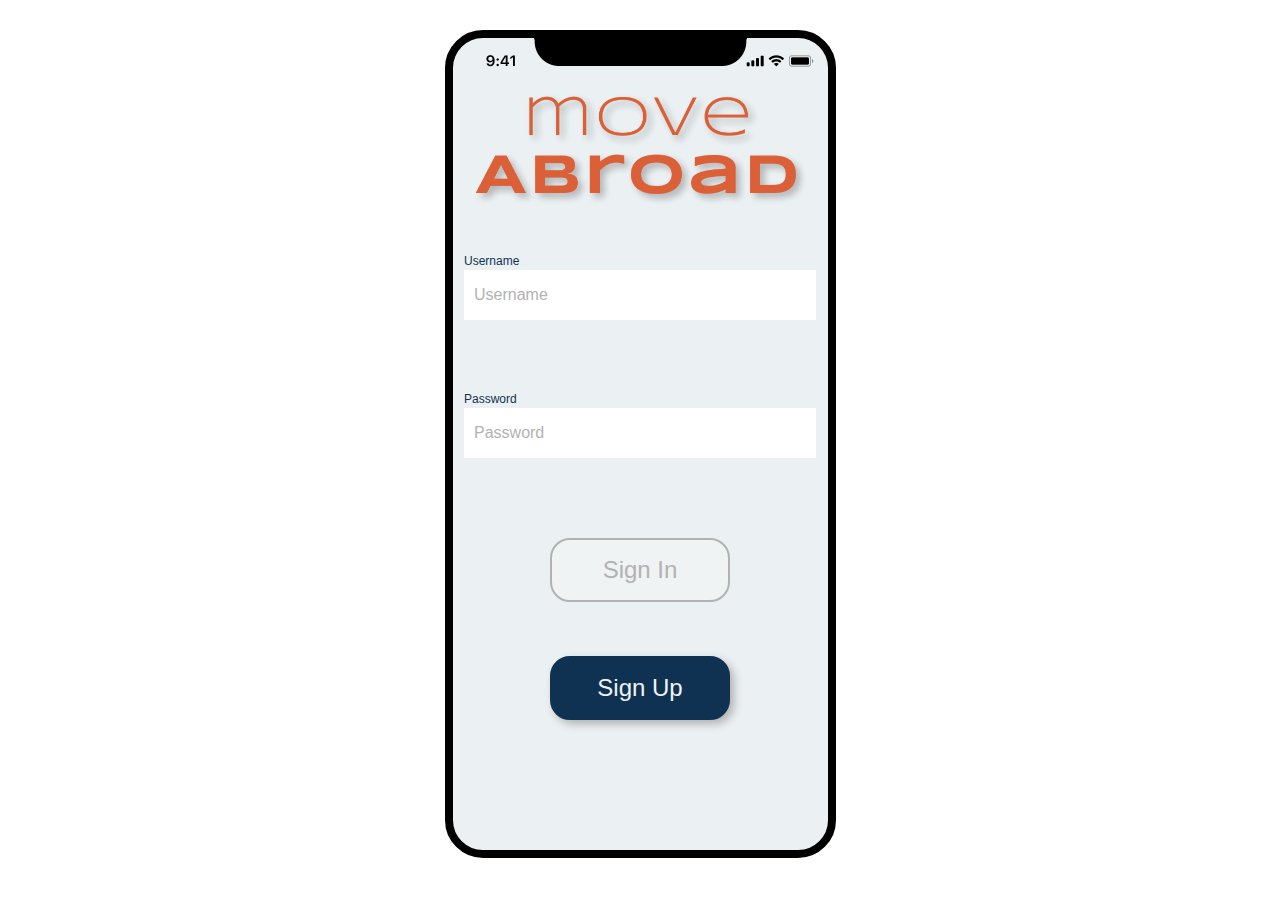
<file: index.html>
<!DOCTYPE html>
<html>
   <head>
      <title>Move Abroad Prototype</title>
     <meta name="viewport" content="width=device-width, initial-scale=1">
     <link href="CSS/index.css" rel="stylesheet" type="text/css">
  <!-- Global site tag (gtag.js) - Google Analytics -->
<script async src="https://www.googletagmanager.com/gtag/js?id=G-SYDQHNZ9T2"></script>
<script>
  window.dataLayer = window.dataLayer || [];
  function gtag(){dataLayer.push(arguments);}
  gtag('js', new Date());

  gtag('config', 'G-SYDQHNZ9T2');
</script>
    </head>  
   <body>
    
     <!-- logo  -->
     <section class="logoContainer">
      <img class="notch" src="images/iPhone_top.png">
     <img class="logo" src="images/move Abroad.png">
     </section>

   
      <!-- form fields  -->
      <section class="formsContainer">
      <div class="formUnit">
         <div class="formLabel">
         <p>Username</p>
        </div>
        <a href="signIn_content.html"class="formField">
         <p>Username</p>
        </a>
      </div>

      <div class="formUnit">
        <div class="formLabel">
        <p>Password</p>
       </div>
       <a href="signIn_content.html"class="formField">
        <p>Password</p>
       </a>
     </div>
     <button  class="inactiveGhostBtn">Sign In</button>
    </section>
      <!-- buttons  -->
      
     

      <button class="signUpButton buttonAbsoluteBottom"><a href="onboarding1.html">Sign Up</a></button>
   
     
</body>
</html>
</file>
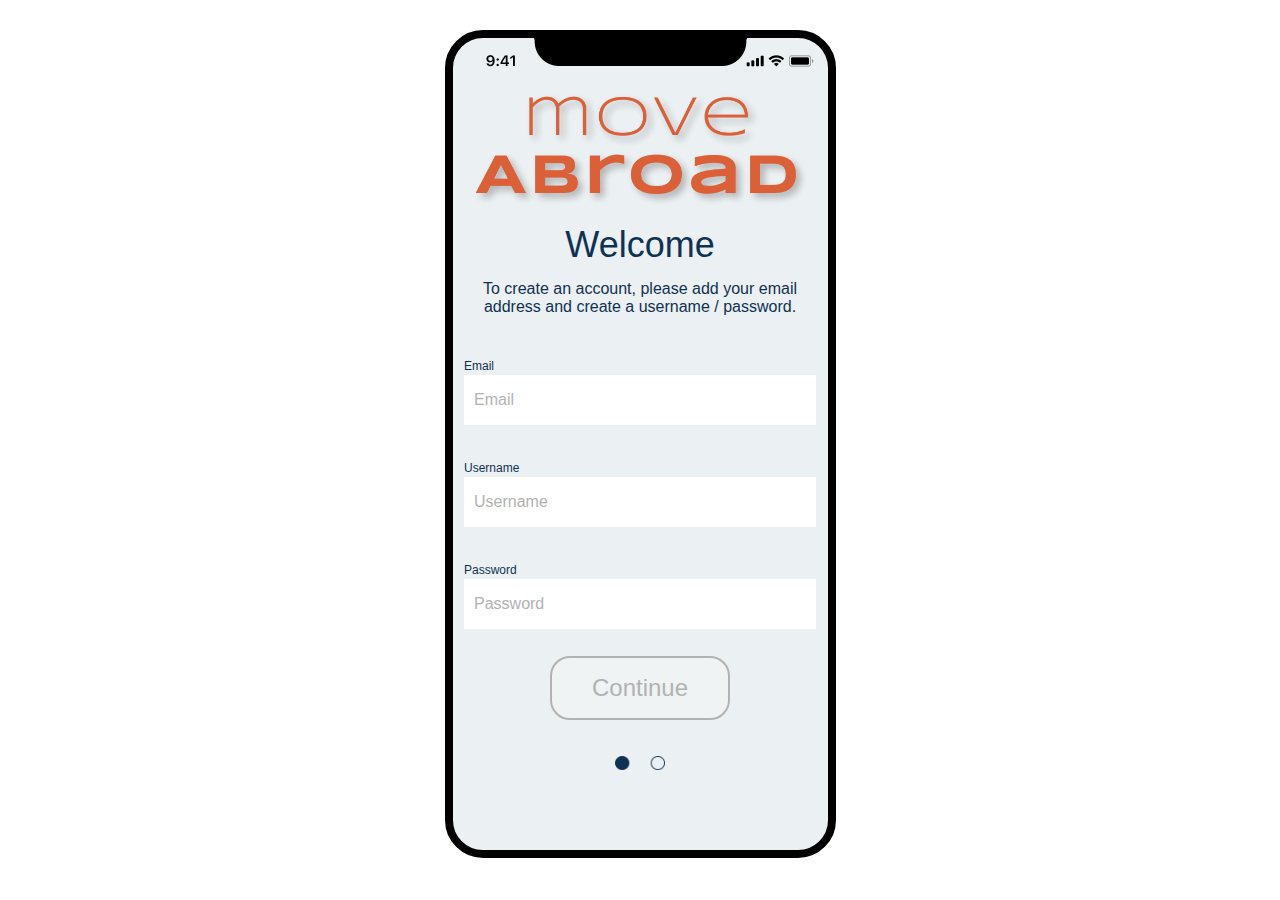
<file: onboarding1.html>
<!DOCTYPE html>
<html>
   <head>
      <title>Move Abroad Prototype</title>
     <meta name="viewport" content="width=device-width, initial-scale=1">
     <link href="CSS/index.css" rel="stylesheet" type="text/css">
  <!-- Global site tag (gtag.js) - Google Analytics -->
<script async src="https://www.googletagmanager.com/gtag/js?id=G-SYDQHNZ9T2"></script>
<script>
  window.dataLayer = window.dataLayer || [];
  function gtag(){dataLayer.push(arguments);}
  gtag('js', new Date());

  gtag('config', 'G-SYDQHNZ9T2');
</script>
    </head>  
   <body>
     <!-- logo  -->
     <section class="logoContainer">
      <img class="notch" src="images/iPhone_top.png">
     <img class="logo" src="images/move Abroad.png">
     </section>

     <section class="formsContainer">
       <!-- copy  -->
       <h2>Welcome</h2>
       <p class="centeredBodyCopy">To create an account, please add your email address and create a username / password.</p>

      <!-- form fields  -->
      <div class="formUnit">
        <div class="formLabel">
        <p>Email</p>
       </div>
       <a href="onboarding1Wcontent.html"class="formField">
        <p>Email</p>
       </a>
     </div>

     <div class="formUnit">
        <div class="formLabel">
        <p>Username</p>
       </div>
       <a href="onboarding1Wcontent.html"class="formField">
        <p>Username</p>
       </a>
     </div>

     <div class="formUnit">
        <div class="formLabel">
        <p>Password</p>
       </div>
       <a href="onboarding1Wcontent.html"class="formField">
        <p>Password</p>
       </a>
     </div>
    </section>
      <!-- buttons  -->
      <button  class="inactiveGhostBtn buttonAbsoluteBottom">Continue</button>

      
     <img class="progressDots" src="images/progress_1.png">
      
   
     
</body>
</html>
</file>
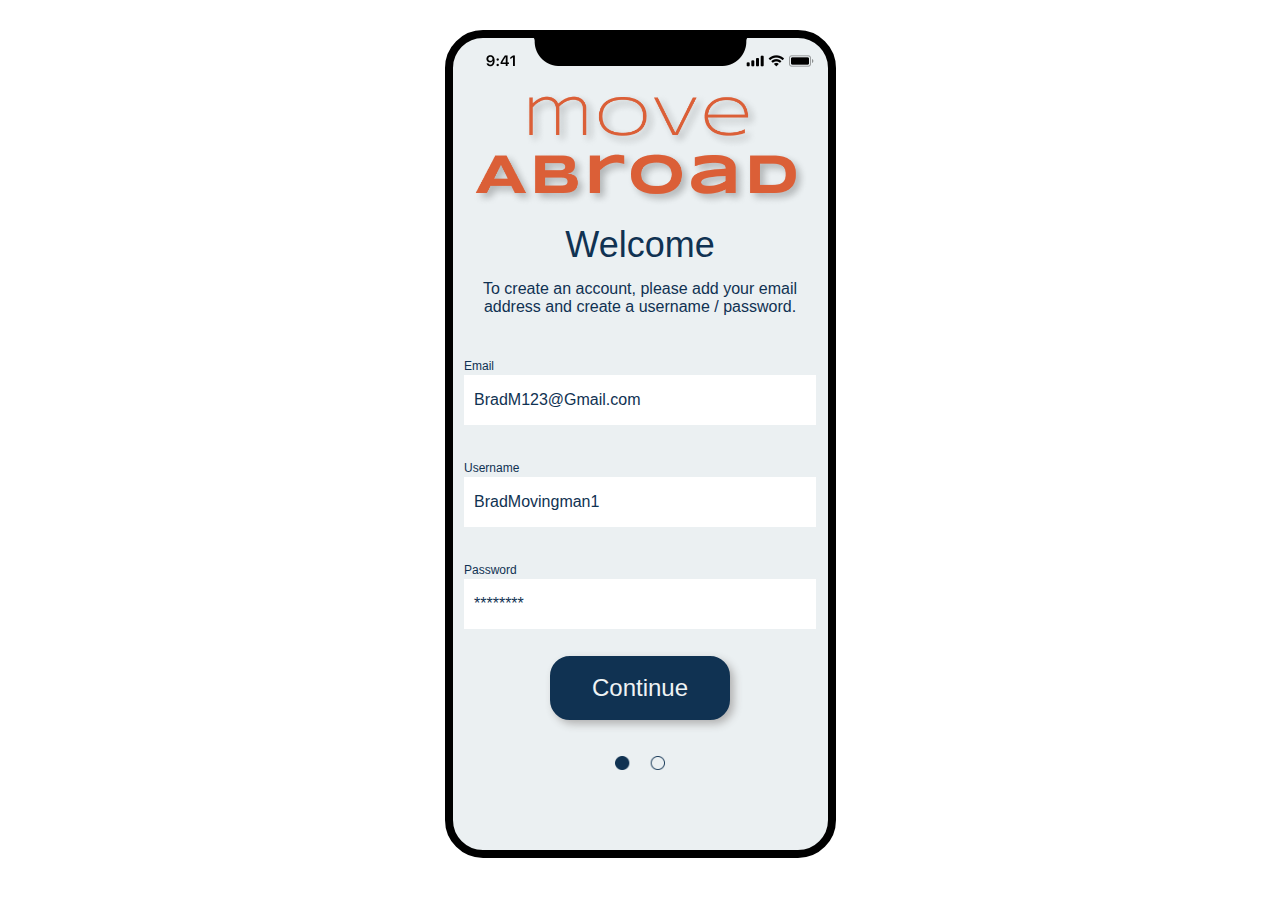
<file: onboarding1Wcontent.html>
<!DOCTYPE html>
<html>
   <head>
      <title>Move Abroad Prototype</title>
     <meta name="viewport" content="width=device-width, initial-scale=1">
     <link href="CSS/index.css" rel="stylesheet" type="text/css">
  <!-- Global site tag (gtag.js) - Google Analytics -->
<script async src="https://www.googletagmanager.com/gtag/js?id=G-SYDQHNZ9T2"></script>
<script>
  window.dataLayer = window.dataLayer || [];
  function gtag(){dataLayer.push(arguments);}
  gtag('js', new Date());

  gtag('config', 'G-SYDQHNZ9T2');
</script>
    </head>  
   <body>
     <!-- logo  -->
     <section class="logoContainer">
      <img class="notch" src="images/iPhone_top.png">
     <img class="logo" src="images/move Abroad.png">
     </section>

     <section class="formsContainer">
       <!-- copy  -->
       <h2>Welcome</h2>
       <p class="centeredBodyCopy">To create an account, please add your email address and create a username / password.</p>

      <!-- form fields  -->
      <div class="formUnit">
        <div class="formLabel">
        <p>Email</p>
       </div>
       <a href=""class="formFieldWcontent">
        <p>BradM123@Gmail.com</p>
       </a>
     </div>

     <div class="formUnit">
        <div class="formLabel">
        <p>Username</p>
       </div>
       <a href=""class="formFieldWcontent">
        <p>BradMovingman1</p>
       </a>
     </div>

     <div class="formUnit">
        <div class="formLabel">
        <p>Password</p>
       </div>
       <a href=""class="formFieldWcontent">
        <p>********</p>
       </a>
     </div>
    </section>
      <!-- buttons  -->
      <button class="signUpButton buttonAbsoluteBottom"><a href="onboarding2.html">Continue</a></button>

      
     <img class="progressDots" src="images/progress_1.png">
     

    
</body>
</html>
</file>
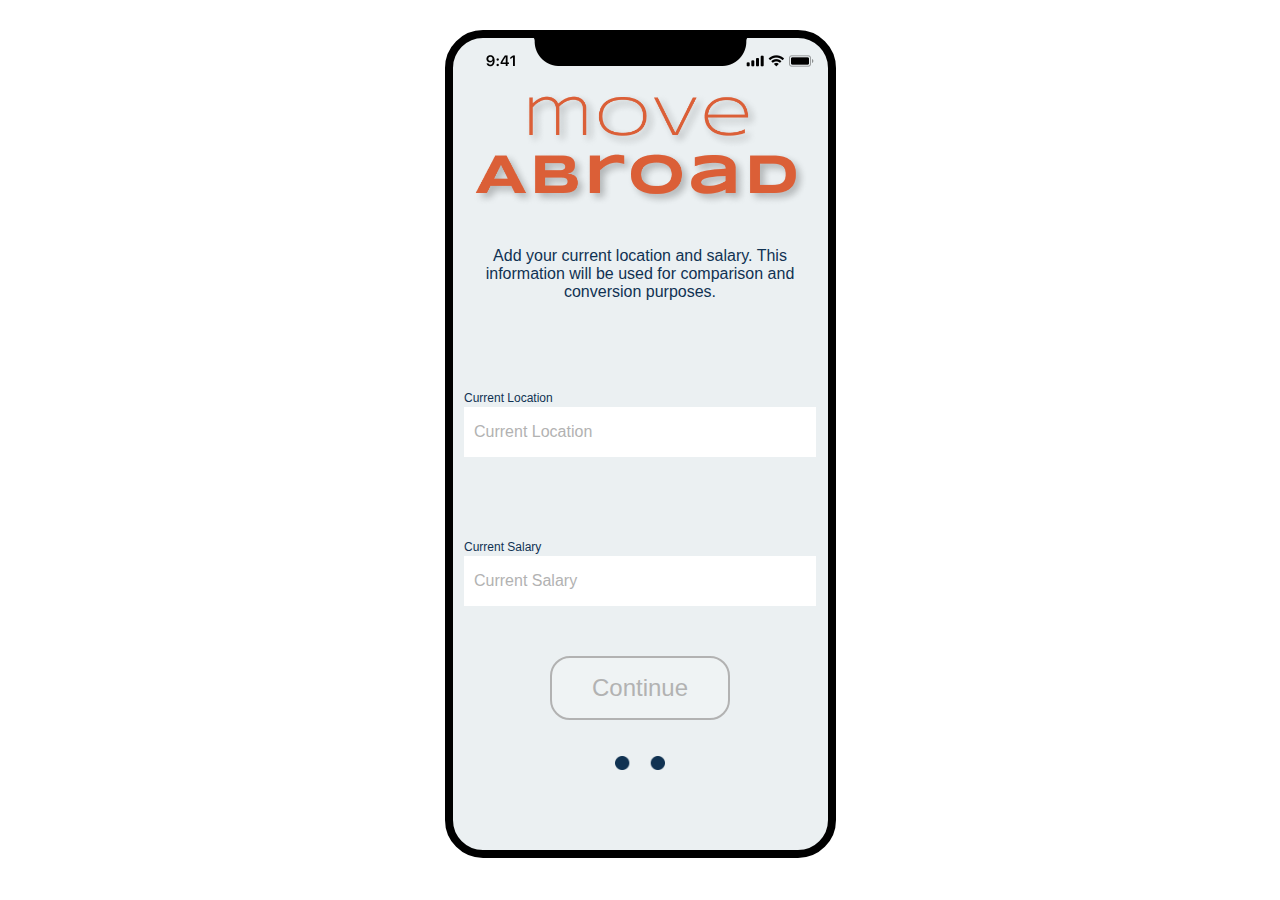
<file: onboarding2.html>
<!DOCTYPE html>
<html>
   <head>
      <title>Move Abroad Prototype</title>
     <meta name="viewport" content="width=device-width, initial-scale=1">
     <link href="CSS/index.css" rel="stylesheet" type="text/css">
   <!-- Global site tag (gtag.js) - Google Analytics -->
<script async src="https://www.googletagmanager.com/gtag/js?id=G-SYDQHNZ9T2"></script>
<script>
  window.dataLayer = window.dataLayer || [];
  function gtag(){dataLayer.push(arguments);}
  gtag('js', new Date());

  gtag('config', 'G-SYDQHNZ9T2');
</script>
    </head>  
   <body>
     <!-- logo  -->
     <section class="logoContainer">
      <img class="notch" src="images/iPhone_top.png">
     <img class="logo" src="images/move Abroad.png">
     </section>

     <section class="formsContainer">
       <!-- copy  -->
       
       <p class="centeredBodyCopy">Add your current location and salary. This information will be used for comparison and conversion purposes.</p>

      <!-- form fields  -->
      <div class="formUnit">
        <div class="formLabel">
        <p>Current Location</p>
       </div>
       <a href="onboarding2Wcontent.html"class="formField">
        <p>Current Location</p>
       </a>
     </div>

     <div class="formUnit">
        <div class="formLabel">
        <p>Current Salary</p>
       </div>
       <a href="onboarding2Wcontent.html"class="formField">
        <p>Current Salary</p>
       </a>
     </div>

    </section>

      <!-- buttons  -->
      <button  class="inactiveGhostBtn buttonAbsoluteBottom">Continue</button>

     
     <img class="progressDots" src="images/progress_2.png">
      

     
</body>
</html>
</file>
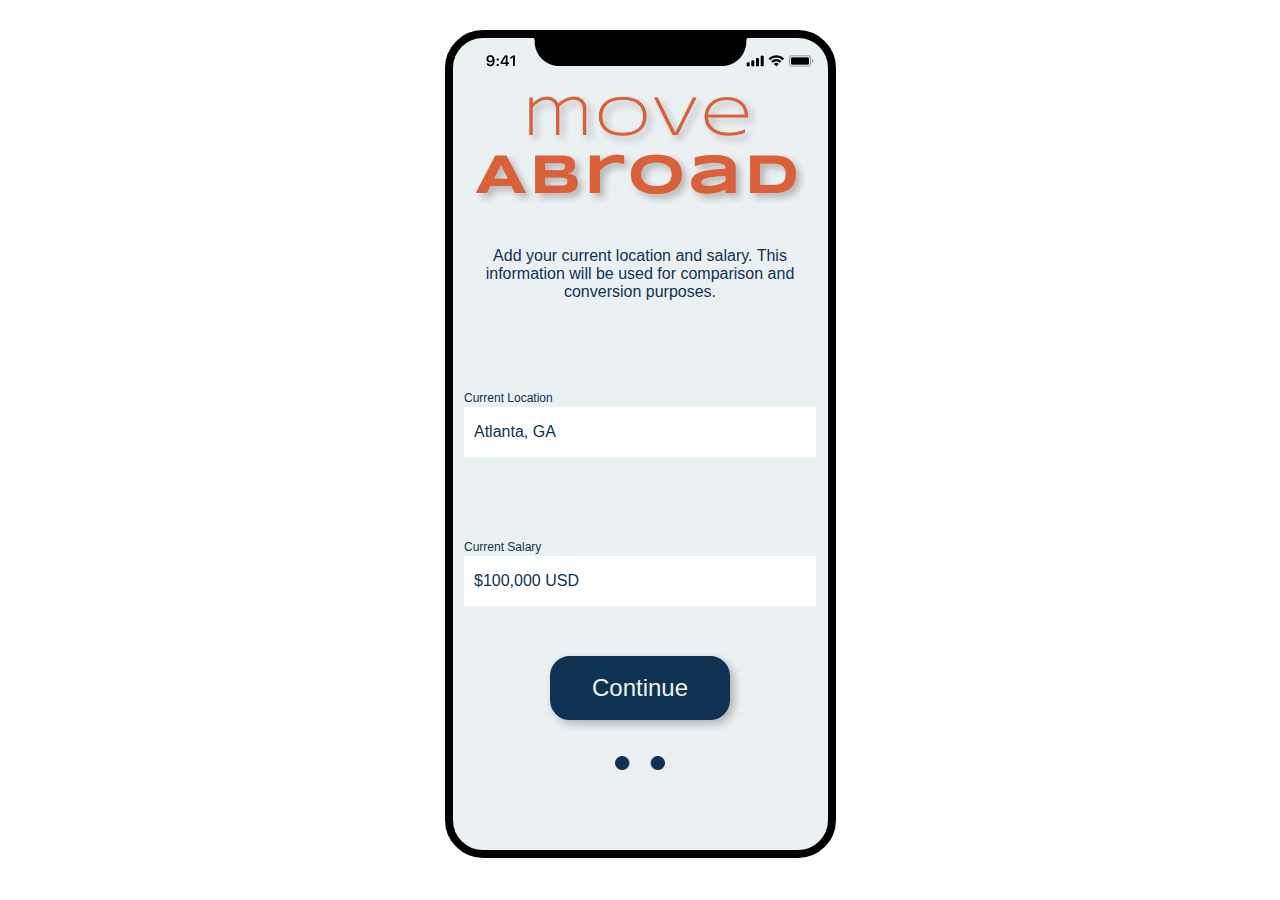
<file: onboarding2Wcontent.html>
<!DOCTYPE html>
<html>
   <head>
      <title>Move Abroad Prototype</title>
     <meta name="viewport" content="width=device-width, initial-scale=1">
     <link href="CSS/index.css" rel="stylesheet" type="text/css">
   <!-- Global site tag (gtag.js) - Google Analytics -->
<script async src="https://www.googletagmanager.com/gtag/js?id=G-SYDQHNZ9T2"></script>
<script>
  window.dataLayer = window.dataLayer || [];
  function gtag(){dataLayer.push(arguments);}
  gtag('js', new Date());

  gtag('config', 'G-SYDQHNZ9T2');
</script>
    </head>  
   <body>
     <!-- logo  -->
     <section class="logoContainer">
      <img class="notch" src="images/iPhone_top.png">
     <img class="logo" src="images/move Abroad.png">
     </section>

     <section class="formsContainer">
       <!-- copy  -->
       
       <p class="centeredBodyCopy">Add your current location and salary. This information will be used for comparison and conversion purposes.</p>

      <!-- form fields  -->
      <div class="formUnit">
        <div class="formLabel">
        <p>Current Location</p>
       </div>
       <a href=""class="formFieldWcontent">
        <p>Atlanta, GA</p>
       </a>
     </div>

     <div class="formUnit">
        <div class="formLabel">
        <p>Current Salary</p>
       </div>
       <a href=""class="formFieldWcontent">
        <p>$100,000 USD</p>
       </a>
     </div>

    </section>

      <!-- buttons  -->
      <button class="signUpButton buttonAbsoluteBottom"><a href="searchPage.html">Continue</a></button>

      
     <img class="progressDots" src="images/progress_2.png">
     

    
</body>
</html>
</file>
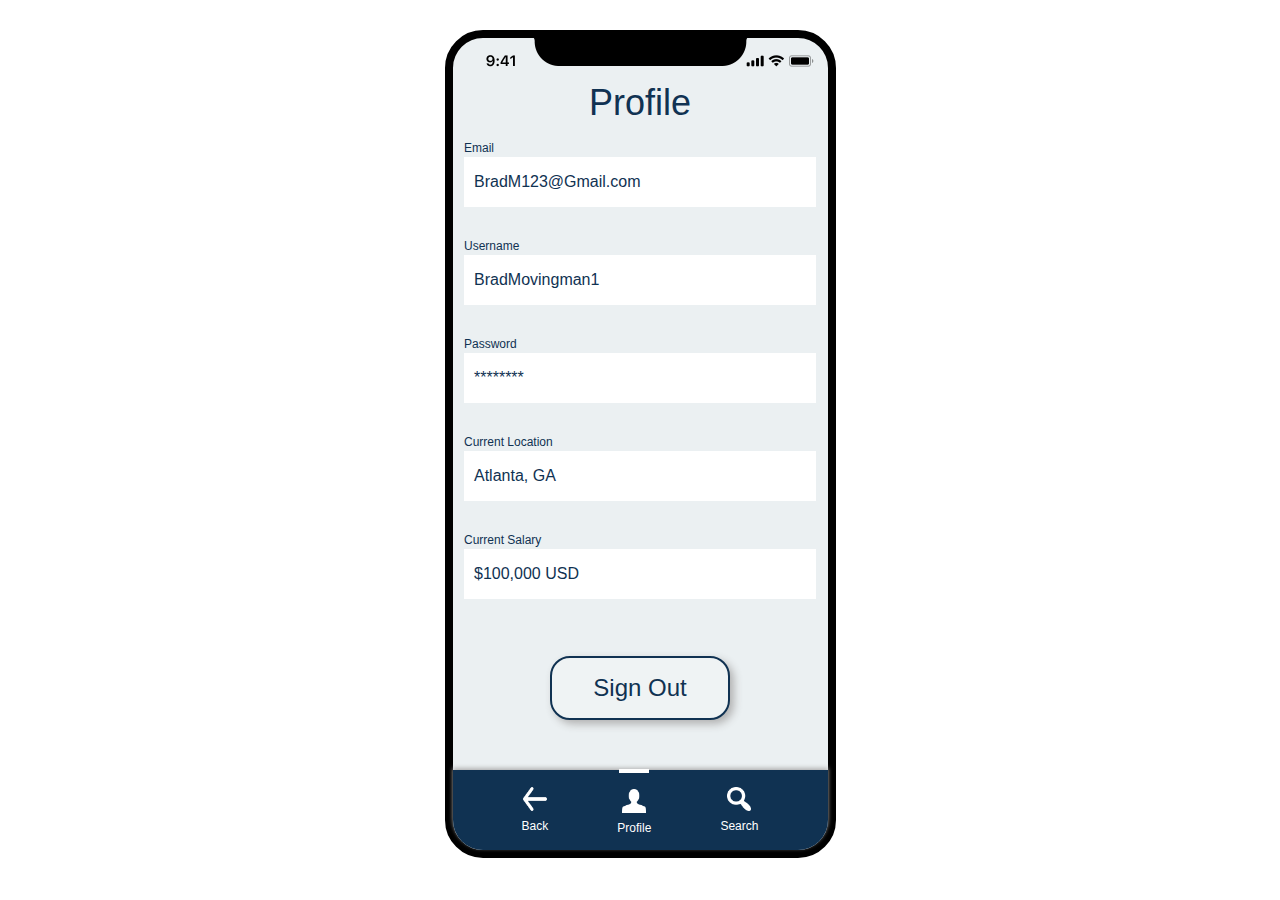
<file: profilePage.html>
<!DOCTYPE html>
<html>
   <head>
      <title>Move Abroad Prototype</title>
     <meta name="viewport" content="width=device-width, initial-scale=1">
     <link href="CSS/index.css" rel="stylesheet" type="text/css">
  <!-- Global site tag (gtag.js) - Google Analytics -->
<script async src="https://www.googletagmanager.com/gtag/js?id=G-SYDQHNZ9T2"></script>
<script>
  window.dataLayer = window.dataLayer || [];
  function gtag(){dataLayer.push(arguments);}
  gtag('js', new Date());

  gtag('config', 'G-SYDQHNZ9T2');
</script>
    </head>  
   <body>
    <section class="logoContainer">
      <img class="notch" src="images/iPhone_top.png">
     
     </section>
    

    
       <!-- copy  -->
       <h2 class="profileHeading">Profile</h2>
       
       <section class="profileContent">
      <!-- form fields  -->
      <div class="formUnit">
        <div class="formLabel">
        <p>Email</p>
       </div>
       <a href=""class="formFieldWcontent">
        <p>BradM123@Gmail.com</p>
       </a>
     </div>

     <div class="formUnit">
        <div class="formLabel">
        <p>Username</p>
       </div>
       <a href=""class="formFieldWcontent">
        <p>BradMovingman1</p>
       </a>
     </div>

     <div class="formUnit">
        <div class="formLabel">
        <p>Password</p>
       </div>
       <a href=""class="formFieldWcontent">
        <p>********</p>
       </a>
     </div>
     <div class="formUnit">
        <div class="formLabel">
        <p>Current Location</p>
       </div>
       <a href=""class="formFieldWcontent">
        <p>Atlanta, GA</p>
       </a>
     </div>

     <div class="formUnit">
        <div class="formLabel">
        <p>Current Salary</p>
       </div>
       <a href=""class="formFieldWcontent">
        <p>$100,000 USD</p>
       </a>
     </div>

    </section>

      <!-- buttons  -->
      <button class="homePageActiveGhost buttonAbsoluteBottom"><a href="index.html">Sign Out</a></button>

     
 <!-- footer  -->
 <footer>
   <div class="iconContainer" onclick="history.back()">
       <img class="icons" src="images/back_icon_white.png">
       <h4>Back</h4>
   </div>


   <div class="iconContainer">
    <hr class="topLine">
       <img class="icons" src="images/profile_icon_white.png">
       <h4>Profile</h4>
   </div>

  <a href="searchPage.html"><div class="iconContainer">
      
       <img class="icons" src="images/search_icon_white.png">
       <h4>Search</h4>
   </div>
</a>
</footer>

</body>
</html>
</file>
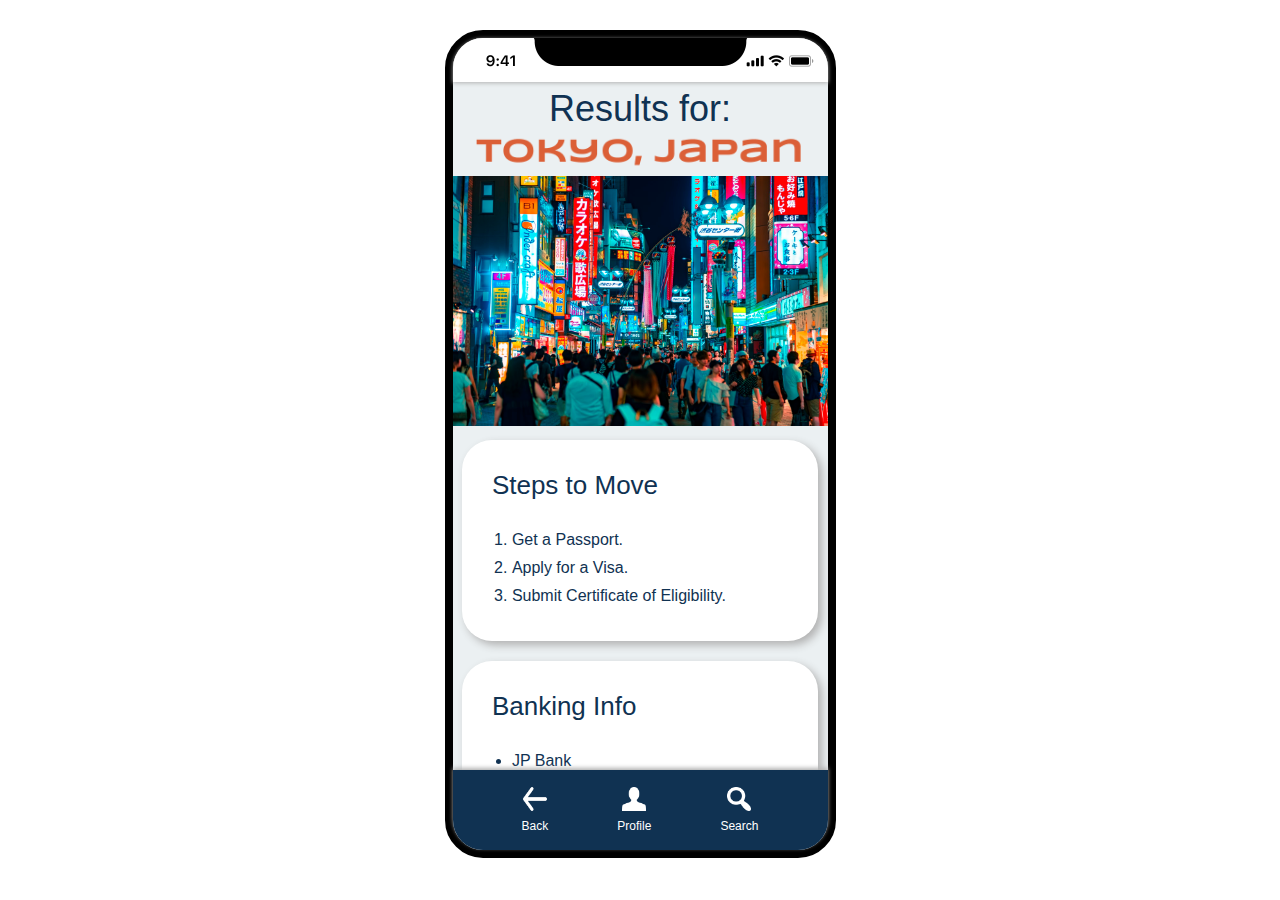
<file: resultsPageJP.html>
<!DOCTYPE html>
<html>
   <head>
      <title>Move Abroad Prototype</title>
     <meta name="viewport" content="width=device-width, initial-scale=1">
     <link href="CSS/index.css" rel="stylesheet" type="text/css">
   <!-- Global site tag (gtag.js) - Google Analytics -->
<script async src="https://www.googletagmanager.com/gtag/js?id=G-SYDQHNZ9T2"></script>
<script>
  window.dataLayer = window.dataLayer || [];
  function gtag(){dataLayer.push(arguments);}
  gtag('js', new Date());

  gtag('config', 'G-SYDQHNZ9T2');
</script>
    </head>  
   <body id="resultsPage"> 
    <section class="logoContainer">
        <img class="resultsNotch" src="images/iPhone_top.png">
      
       </section>
    <div class="resultsPageContent">
    <div class="topContent">
    <h2>Results for:</h2>
   </div>

     <!-- logo  -->
     <section class="resultsCityContainer">
     <img class="resultsCity" src="images/Tokyo_japan_logo.png">
     </section>
    
    
     <section class="heroContainer">
        <img class="heroImage" src="images/japan_crowd.jpeg">
        </section>



   
     
    
      

      <!-- cards  -->
      <section class="cardContainer">
        <div class="card">
        <h3>Steps to Move</h3>
        
            <ol>
              <li>Get a Passport.</li>
              <li>Apply for a Visa.</li>
              <li>Submit Certificate of Eligibility.</li>
              </ol>
        </div>

        <div class="card">
            <h3>Banking Info</h3>
            
                <ul>
                  <li>JP Bank</li>
                  <li>Shinsei Bank</li>
                  <li>Rakuten Bank</li>
                  <li>MUFG Bank</li>
                  </ul>
            </div>

            <div class="card">
                <h3>Salary Comparison</h3>
                
                    <ul>
                      <li>This move will increase your economic standard of living by 14%.</li>
                      <li>This move is the equivalent of getting a 10% raise</li>
                      <li>Cost of living is 4% lower in Japan</li>
                      </ul>
                </div>

                <div class="card">
                    <h3>Culture Advice</h3>
                    
                        <ul>
                          <li>No tipping in Japan.</li>
                          <li>Gender roles are strict in Japan.</li>
                          <li>Don’t shake hands or hug strangers.</li>
                          <li>Japanese are hard working and punctual.</li>
                          <li>Japanese are more formal than americans.</li>
                          </ul>
                    </div>
                    
                    <div class="card">
                        <h3>Crime and Safety</h3>
                        
                        <ul>
                            <li>Crime in Japan is lower than the US across the board, it is more than twice as safe as the US.</li>
                            <li>America’s murder rate is 26 times that of Japan’s.</li>
                        
                            </ul>
                            
                        </div>

                        <div class="card">
                            <h3>Shipping Resources</h3>
                            
                            <ul>
                                <li>ArcBest can transport personal items in large shipping containers by boat.</li>
                                </ul>  
                            </div>

                            <div class="card bottomCard">
                                <h3>Insurance Resources</h3>
                                
                                <ul>
                                    <li>Top Expat Insurance</li>
                                    </ul>  
                                </div>
    </section>
</div>
 <!-- footer  -->
 <footer>
    <div class="iconContainer" onclick="history.back()">
        <img class="icons" src="images/back_icon_white.png">
        <h4>Back</h4>
    </div>

   <a href="profilePage.html">
    <div class="iconContainer">
        <img class="icons" src="images/profile_icon_white.png">
        <h4>Profile</h4>
    </div>
   </a>

   <a href="searchPage.html">
    <div class="iconContainer">
        <img class="icons" src="images/search_icon_white.png">
        <h4>Search</h4>
    </div>
</a>
 </footer>

</body>
</html>
</file>
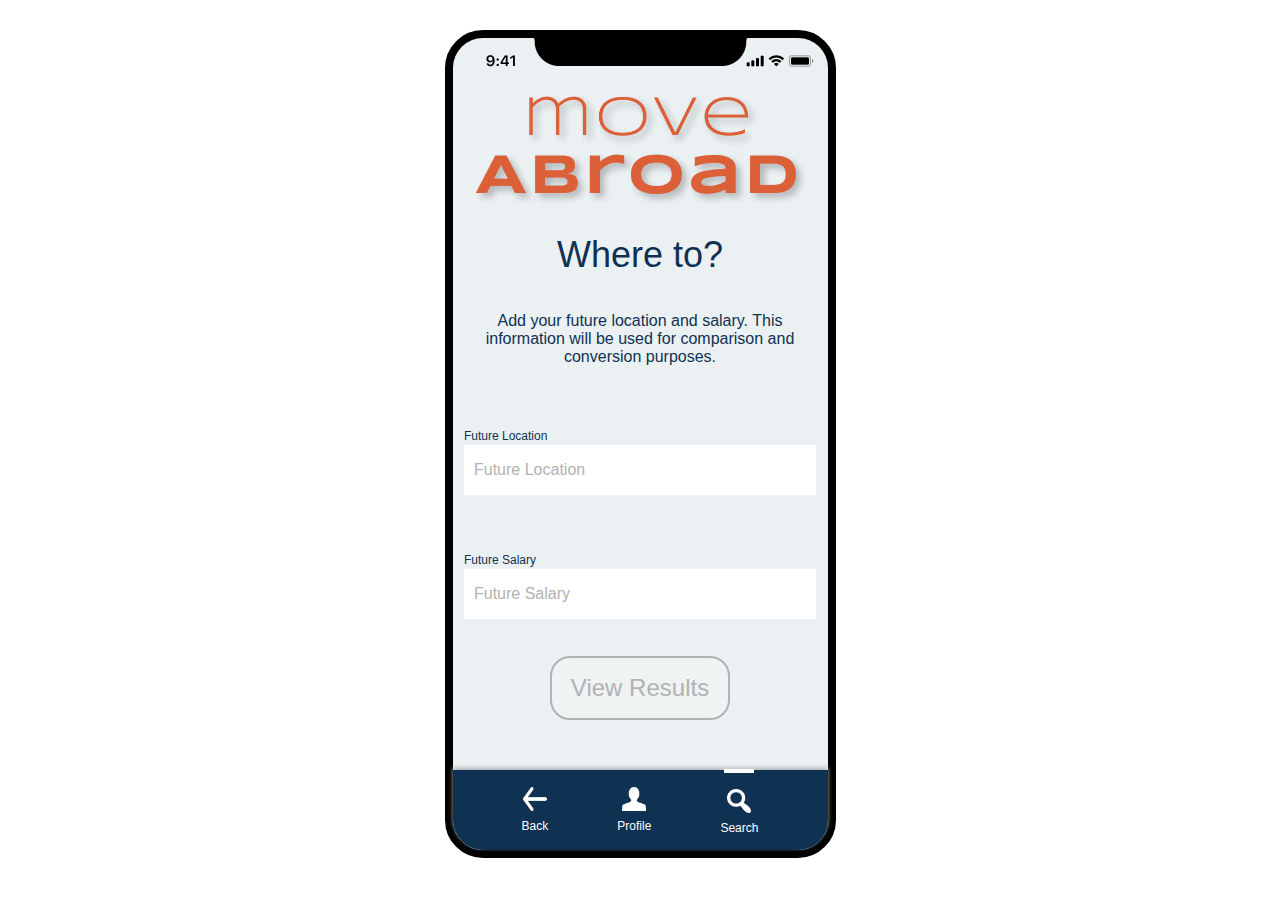
<file: searchPage.html>
<!DOCTYPE html>
<html>
   <head>
      <title>Move Abroad Prototype</title>
     <meta name="viewport" content="width=device-width, initial-scale=1">
     <link href="CSS/index.css" rel="stylesheet" type="text/css">
   <!-- Global site tag (gtag.js) - Google Analytics -->
<script async src="https://www.googletagmanager.com/gtag/js?id=G-SYDQHNZ9T2"></script>
<script>
  window.dataLayer = window.dataLayer || [];
  function gtag(){dataLayer.push(arguments);}
  gtag('js', new Date());

  gtag('config', 'G-SYDQHNZ9T2');
</script>
    </head>  
   <body>
     <!-- logo  -->
     <section class="logoContainer">
      <img class="notch" src="images/iPhone_top.png">
     <img class="logo" src="images/move Abroad.png">
     </section>

    


     <section class="formsContainer">
       <!-- copy  -->
       <h2>Where to?</h2>
       <p class="centeredBodyCopy">Add your future location and salary. This information will be used for comparison and conversion purposes.</p>

      <!-- form fields  -->
      <div class="formUnit">
        <div class="formLabel">
        <p>Future Location</p>
       </div>
       <a href="searchPageWcontent.html"class="formField">
        <p>Future Location</p>
       </a>
     </div>

     <div class="formUnit">
        <div class="formLabel">
        <p>Future Salary</p>
       </div>
       <a href="searchPageWcontent.html"class="formField">
        <p>Future Salary</p>
       </a>
     </div>

 

      <!-- buttons  -->
      <button  class="inactiveGhostBtn buttonAbsoluteBottom">View Results</button>

     </section>
 <!-- footer  -->
 <footer>
   <div class="iconContainer" onclick="history.back()">
       <img class="icons" src="images/back_icon_white.png">
       <h4>Back</h4>
   </div>

<a href="profilePage.html">
   <div class="iconContainer">
       <img class="icons" src="images/profile_icon_white.png">
       <h4>Profile</h4>
   </div>
   </a>

   <div class="iconContainer">
      <hr class="topLine">
       <img class="icons" src="images/search_icon_white.png">
       <h4>Search</h4>
   </div>
 
</footer>

</body>
</html>
</file>
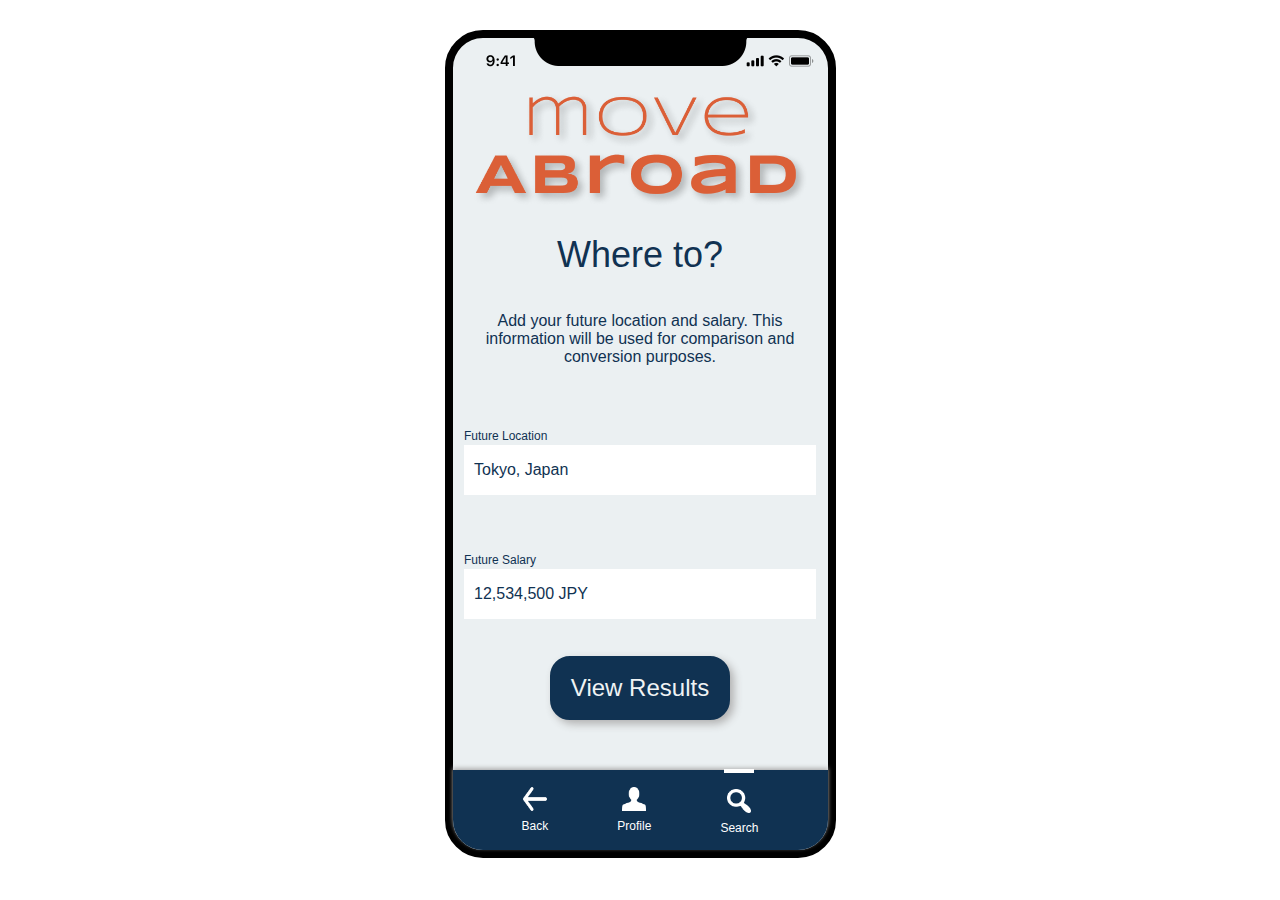
<file: searchPageWcontent.html>
<!DOCTYPE html>
<html>
   <head>
      <title>Move Abroad Prototype</title>
     <meta name="viewport" content="width=device-width, initial-scale=1">
     <link href="CSS/index.css" rel="stylesheet" type="text/css">
  <!-- Global site tag (gtag.js) - Google Analytics -->
<script async src="https://www.googletagmanager.com/gtag/js?id=G-SYDQHNZ9T2"></script>
<script>
  window.dataLayer = window.dataLayer || [];
  function gtag(){dataLayer.push(arguments);}
  gtag('js', new Date());

  gtag('config', 'G-SYDQHNZ9T2');
</script>
    </head>  
   <body>
     <!-- logo  -->
     <section class="logoContainer">
      <img class="notch" src="images/iPhone_top.png">
     <img class="logo" src="images/move Abroad.png">
     </section>

     <section class="formsContainer">
       <!-- copy  -->
       <h2>Where to?</h2>
       <p class="centeredBodyCopy">Add your future location and salary. This information will be used for comparison and conversion purposes.</p>

      <!-- form fields  -->
      <div class="formUnit">
        <div class="formLabel">
        <p>Future Location</p>
       </div>
       <a href="onboarding2Wcontent.html"class="formFieldWcontent">
        <p>Tokyo, Japan</p>
       </a>
     </div>

     <div class="formUnit">
        <div class="formLabel">
        <p>Future Salary</p>
       </div>
       <a href="onboarding2Wcontent.html"class="formFieldWcontent">
        <p>12,534,500 JPY</p>
       </a>
     </div>

   </section>

      <!-- buttons  -->
      <button class="signUpButton buttonAbsoluteBottom"><a href="resultsPageJP.html">View Results</a></button>

     
 <!-- footer  -->
 <footer>
   <div class="iconContainer" onclick="history.back()">
       <img class="icons" src="images/back_icon_white.png">
       <h4>Back</h4>
   </div>

<a href="profilePage.html">
   <div class="iconContainer">
       <img class="icons" src="images/profile_icon_white.png">
       <h4>Profile</h4>
   </div>
  </a>
   <div class="iconContainer">
      <hr class="topLine">
       <img class="icons" src="images/search_icon_white.png">
       <h4>Search</h4>
   </div>
 
</footer>

</body>
</html>
</file>
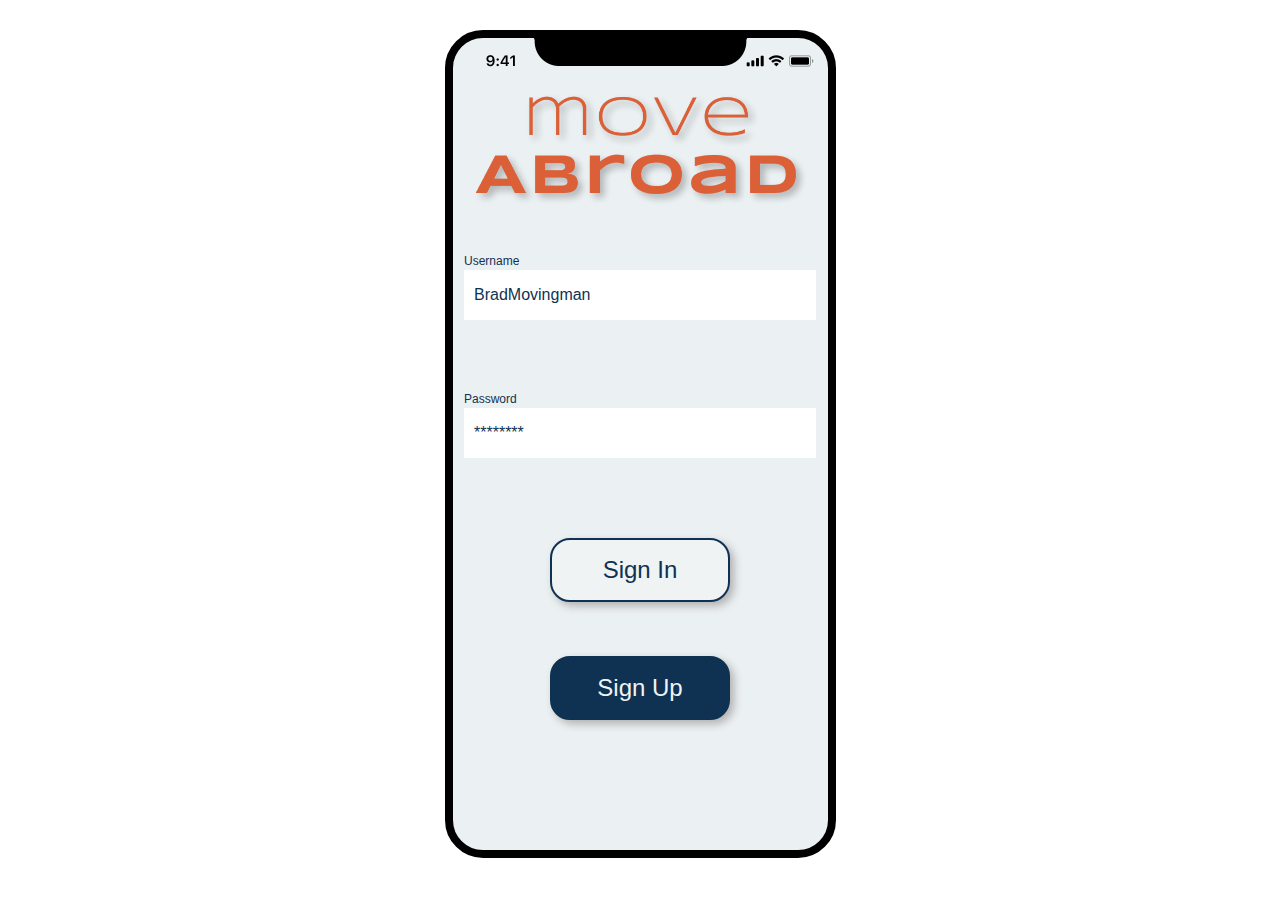
<file: signIn_content.html>
<!DOCTYPE html>
<html>
   <head>
      <title>Move Abroad Prototype</title>
     <meta name="viewport" content="width=device-width, initial-scale=1">
     <link href="CSS/index.css" rel="stylesheet" type="text/css">
   <!-- Global site tag (gtag.js) - Google Analytics -->
<script async src="https://www.googletagmanager.com/gtag/js?id=G-SYDQHNZ9T2"></script>
<script>
  window.dataLayer = window.dataLayer || [];
  function gtag(){dataLayer.push(arguments);}
  gtag('js', new Date());

  gtag('config', 'G-SYDQHNZ9T2');
</script>
    </head>  
   <body>
     <!-- logo  -->
     <section class="logoContainer">
      <img class="notch" src="images/iPhone_top.png">
     <img class="logo" src="images/move Abroad.png">
     </section>

     <section class="formsContainer">
      <!-- form fields  -->
      <div class="formUnit">
         <div class="formLabel">
         <p>Username</p>
        </div>
        <a href=""class="formFieldWcontent">
         <p>BradMovingman</p>
        </a>
      </div>

      <div class="formUnit">
        <div class="formLabel">
        <p>Password</p>
       </div>
       <a href=""class="formFieldWcontent">
        <p>********</p>
       </a>
     </div>
      <!-- buttons  -->
      <button class="homePageActiveGhost"><a href="searchPage.html">Sign In</a></button>
    </section>
      <button class="signUpButton buttonAbsoluteBottom"><a href="onboarding1.html">Sign Up</a></button>

    
</body>
</html>
</file>
<file: CSS/index.css>
/* general styles */
html {
    background-color: white;
}
body {
    margin-top: 30px;
    margin-left: auto;
    margin-right: auto;
    display: flex;
    flex-direction: column;
    align-items: center;
    width: 375px;
    height: 812px;
    font-family: sans-serif;
    background-color: #EBF0F2;
    position: relative;
    border-radius: 38px;
    border: solid;
    border-width: 8px;
    border-color: black;
    
}
.heroContainer {
    width: 375px;
}
.heroImage {
    width: 100%;
}
.centeredBodyCopy {
    text-align: center;
    font-weight: 100;
    color: #103252;
    padding-left: 10px;
    padding-right: 10px;
    margin-top: 0px;
}
a:link {
    color: #EFF3F4;
}
a {
    text-decoration: none;
 }
 a:visited {
    color: #EFF3F4;
 }
 .profileHeading {
     margin: 0px;
 }
 h2 {
     color: #103252;
     font-weight: 100;
     font-size: 36px;
     margin: 0px;   
 }
 h3 {
    color: #103252;
    font-weight: 100;
    font-size: 26px;
    margin: 30px;
 }
 h4 {
     color: white;
     font-weight: 100;
     margin-top: 8px;
     font-size: 12px;
 }
.profileContent {
    display: flex;
    flex-direction: column;
    justify-content: space-around;
    align-items: center;
    height: 490px;  
}
.topContent {
    display: flex;
    justify-content: center;
    margin-bottom: 0px;
    margin-top: 6px;
}
.notch{
    display: flex;
    flex-direction: column;
    align-items: center;
    width: 100%;
    padding: 0;
    margin: 0;
    
}
.resultsCityContainer {
    display: flex;
    justify-content: center;  
    align-items: center; 
    flex-direction: column;   
}
.resultsCity{
width: 95%;
margin: 6px;
}
.resultsNotch {
    display: flex;
    flex-direction: column;
    align-items: center;
    width: 100%;
    padding: 0;
    margin: 0;
    background-color: white;
    box-shadow: 0px 1px 4px #B1B1B1;
    z-index: 100;
    border-radius: 30px 30px 0px 0px;  
}
.logoContainer{
    display: flex;
    flex-direction: column;
    align-items: center;
    justify-content: center;   
}
.logo {
    width: 90%;
    margin-top: 10px; 
}
/* form styles */
.formsContainer{
    height: 430px;
    display: flex;
    flex-direction: column;
    justify-content: space-around;
    align-items: center;
    margin-top: 10px;
}
.formUnit{
    width: 380px;
    margin-bottom: 10px;
    display: flex;
    align-items: center;
    flex-direction: column;    
}
.userContent{
    color:  #103252;
}
.formField {
    background-color: white;
    width: 90%;
    padding-left: 10px;  
}
.formField p {
    color: #B2B2B2;
}
.formFieldWcontent {
    background-color: white; 
    width: 90%;
    height: 50px;
    padding-left: 10px;
}
.formFieldWcontent p {
    color: #103252;  
}
.formLabel {
    width: 100%;
    margin-left: 28px;  
}
.formLabel p {
    color:  #103252;
    margin-bottom: 2px; 
    font-size: 12px;
}
/* button styles */
button {
    width: 180px;
    height: 64px;
    border-radius: 20px;
    margin: 20px auto;
    background-color: #EFF3F4;
    border-color: #103252;
    font-size: 24px; 
    box-shadow: 4px 4px 8px #B1B1B1;
    border-style: solid;
    border-width: 2px;
    color: #103252;
}
.inactiveGhostBtn {
    color: #B2B2B2;
    border-color: #B2B2B2;
    box-shadow: none;
}
.signUpButton {
    background-color: #103252;
    color: #EFF3F4;   
}
.activeGhostBlue {
    color: #103252;
}
.homePageActiveGhost a {
    color: #103252;    
}
.progressDots {
  position: absolute;
  bottom: 80px;
   width: 50px;  
}
.buttonAbsoluteBottom {
  position: absolute;
  bottom: 110px;
}
/* footer styles */
footer {
    display: flex;
    justify-content: space-evenly;
    background-color: #103252;
    align-items: center;
    height: 80px;
    width: 375px;
    border-radius: 0px 0px 30px 30px;
    position: absolute;
    bottom: 0;
    box-shadow: 0px -2px 4px #B1B1B1;   
}
.icons {
    width: 24px;
    margin-top: 16px;
}
.iconContainer {
    display: flex;
    justify-content: center;
    align-items: center;
    flex-direction: column;
}
.topLine {
    margin: 0px;
    width: 30px;
    height: 4px;
    background-color: #ffffff;
    border: none;
}
/* card styles */
.cardContainer {
display: flex;
align-items: center;
flex-direction: column;
align-items: center;
}
.card {
background-color: white;
width: 95%;
border-radius: 30px;
box-shadow: 4px 4px 8px #B1B1B1;
margin-top: 10px;
margin-bottom: 10px;
padding-bottom: 20px;
}
.card p {
    margin: 80px;   
}
li {
    margin: 10px;
    color: #103252;
}
.bottomCard {
    margin-bottom: 100px;
}
/* results page */
#resultsPage{
    height: 812px;
    overflow: hidden;   
}
.resultsPageContent {
    width: 375px;
    overflow: scroll;
    border-radius: 0px 0px 40px 40px; 
}
</file>
